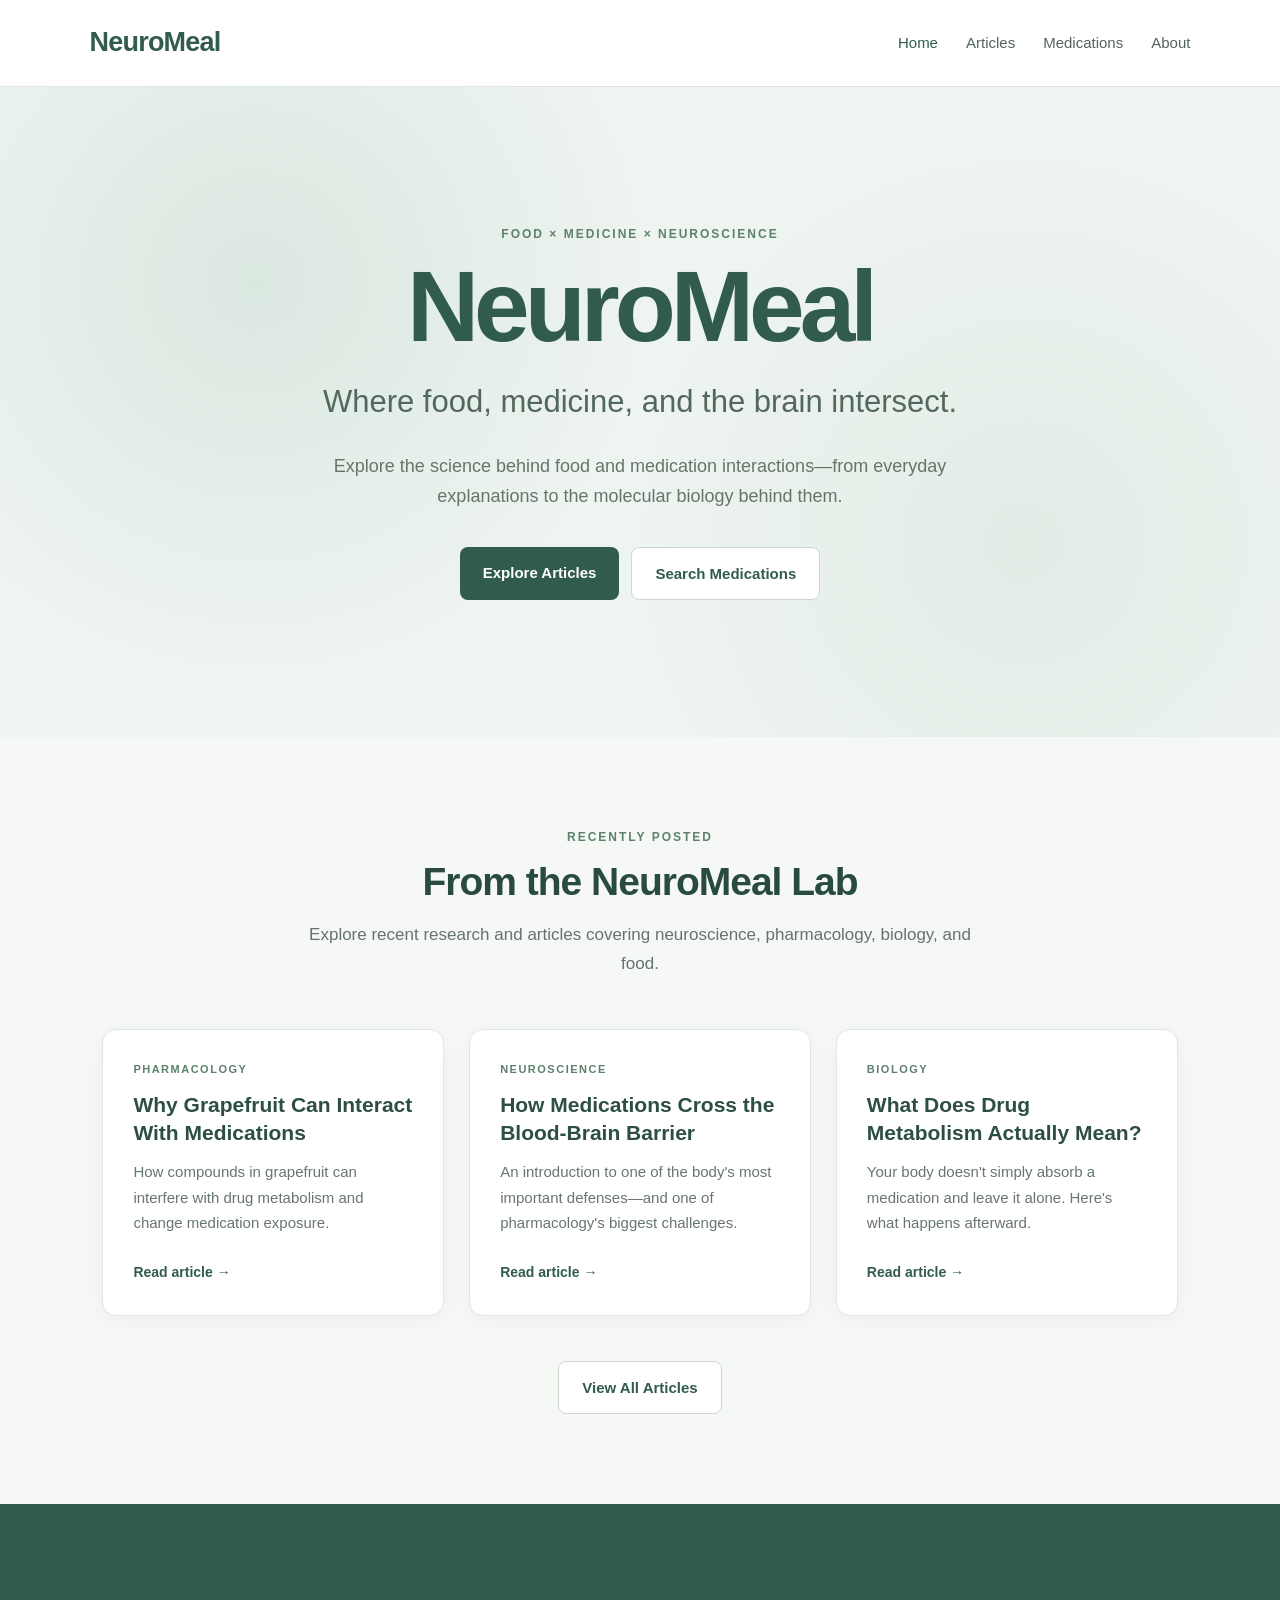
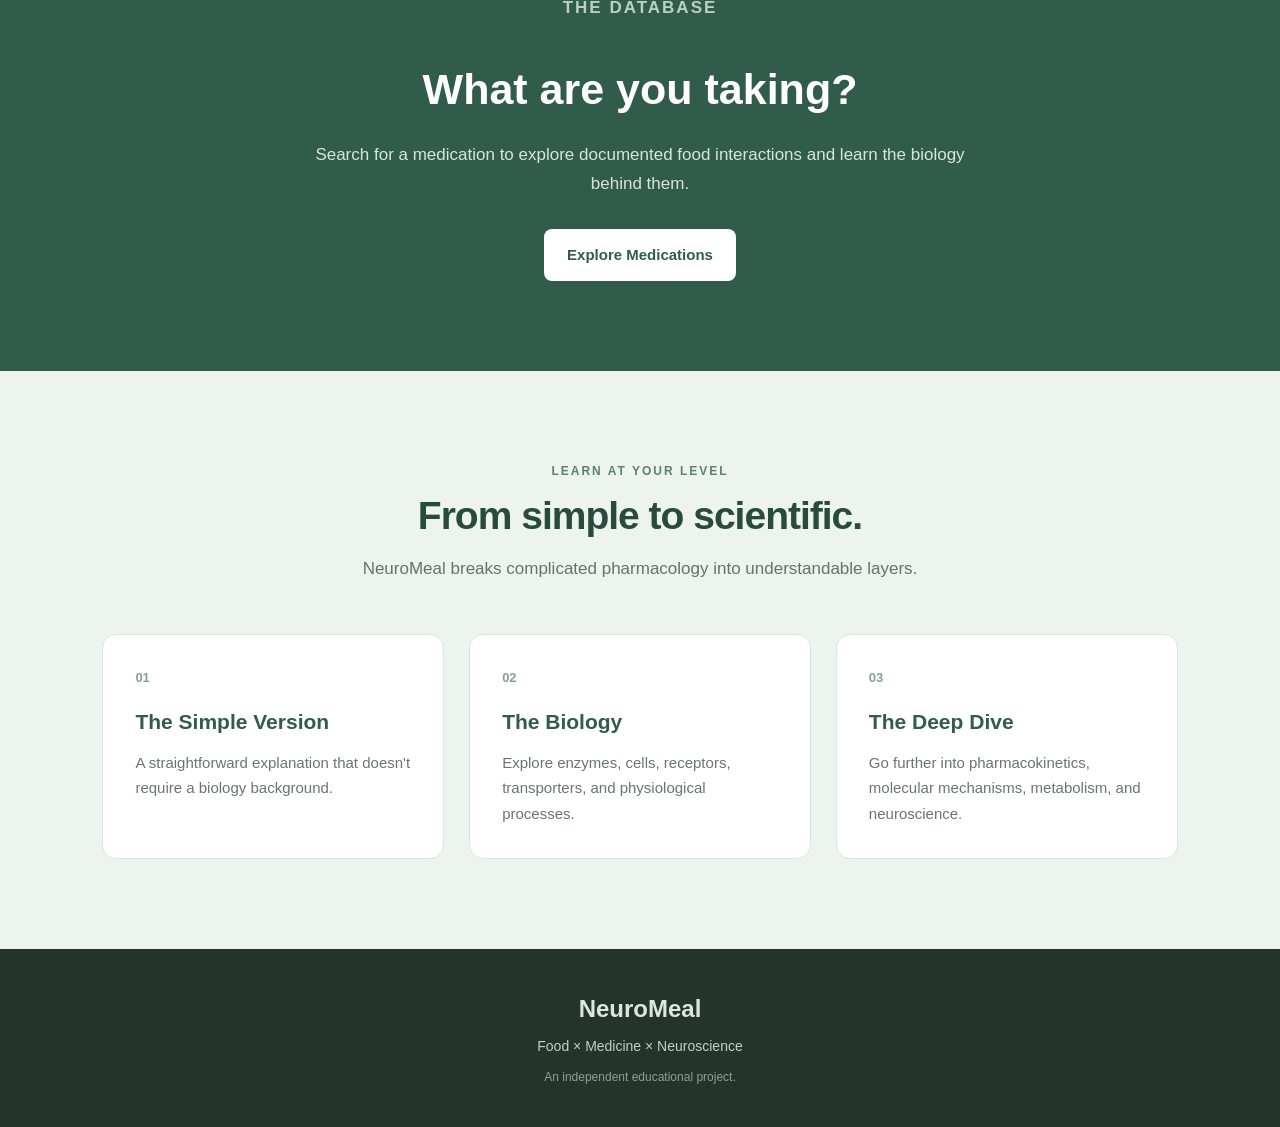
<file: index.html>
<!DOCTYPE html>
<html lang="en">
<head>
    <meta charset="UTF-8">
    <meta name="viewport" content="width=device-width, initial-scale=1.0">

    <title>NeuroMeal | Food, Medicine & the Brain</title>

    <link rel="stylesheet" href="style.css">
</head>

<body>

    <!-- NAVIGATION -->

    <header class="site-header">

        <a href="index.html" class="logo">
            NeuroMeal
        </a>

        <nav class="navigation">
            <a href="index.html" class="active">Home</a>
            <a href="articles.html">Articles</a>
            <a href="medications.html">Medications</a>
            <a href="about.html">About</a>
        </nav>

    </header>


    <!-- HERO -->

    <main>

        <section class="hero">

            <div class="hero-content">

                <p class="eyebrow">
                    FOOD × MEDICINE × NEUROSCIENCE
                </p>

                <h1>
                    NeuroMeal
                </h1>

                <h2>
                    Where food, medicine, and the brain intersect.
                </h2>

                <p class="hero-description">
                    Explore the science behind food and medication
                    interactions—from everyday explanations to the
                    molecular biology behind them.
                </p>

                <div class="hero-buttons">

                    <a href="articles.html" class="button primary-button">
                        Explore Articles
                    </a>

                    <a href="medications.html" class="button secondary-button">
                        Search Medications
                    </a>

                </div>

            </div>

        </section>


        <!-- RECENT ARTICLES -->

        <section class="articles-section">

            <div class="section-heading">

                <p class="eyebrow">
                    RECENTLY POSTED
                </p>

                <h2>
                    From the NeuroMeal Lab
                </h2>

                <p>
                    Explore recent research and articles covering
                    neuroscience, pharmacology, biology, and food.
                </p>

            </div>


            <div class="article-grid">


                <!-- ARTICLE 1 -->

                <article class="article-card">

                    <div class="article-category">
                        PHARMACOLOGY
                    </div>

                    <h3>
                        Why Grapefruit Can Interact With Medications
                    </h3>

                    <p>
                        How compounds in grapefruit can interfere with
                        drug metabolism and change medication exposure.
                    </p>

                    <a href="articles.html" class="read-more">
                        Read article →
                    </a>

                </article>


                <!-- ARTICLE 2 -->

                <article class="article-card">

                    <div class="article-category">
                        NEUROSCIENCE
                    </div>

                    <h3>
                        How Medications Cross the Blood-Brain Barrier
                    </h3>

                    <p>
                        An introduction to one of the body's most important
                        defenses—and one of pharmacology's biggest challenges.
                    </p>

                    <a href="articles.html" class="read-more">
                        Read article →
                    </a>

                </article>


                <!-- ARTICLE 3 -->

                <article class="article-card">

                    <div class="article-category">
                        BIOLOGY
                    </div>

                    <h3>
                        What Does Drug Metabolism Actually Mean?
                    </h3>

                    <p>
                        Your body doesn't simply absorb a medication and
                        leave it alone. Here's what happens afterward.
                    </p>

                    <a href="articles.html" class="read-more">
                        Read article →
                    </a>

                </article>


            </div>

            <div class="center-button">

                <a href="articles.html" class="button secondary-button">
                    View All Articles
                </a>

            </div>

        </section>


        <!-- MEDICATION DATABASE INTRO -->

        <section class="database-preview">

            <div class="database-content">

                <p class="eyebrow">
                    THE DATABASE
                </p>

                <h2>
                    What are you taking?
                </h2>

                <p>
                    Search for a medication to explore documented food
                    interactions and learn the biology behind them.
                </p>

                <a href="medications.html" class="button primary-button">
                    Explore Medications
                </a>

            </div>

        </section>


        <!-- EDUCATIONAL APPROACH -->

        <section class="levels-section">

            <div class="section-heading">

                <p class="eyebrow">
                    LEARN AT YOUR LEVEL
                </p>

                <h2>
                    From simple to scientific.
                </h2>

                <p>
                    NeuroMeal breaks complicated pharmacology into
                    understandable layers.
                </p>

            </div>


            <div class="level-grid">

                <div class="level-card">

                    <span class="level-number">01</span>

                    <h3>
                        The Simple Version
                    </h3>

                    <p>
                        A straightforward explanation that doesn't
                        require a biology background.
                    </p>

                </div>


                <div class="level-card">

                    <span class="level-number">02</span>

                    <h3>
                        The Biology
                    </h3>

                    <p>
                        Explore enzymes, cells, receptors, transporters,
                        and physiological processes.
                    </p>

                </div>


                <div class="level-card">

                    <span class="level-number">03</span>

                    <h3>
                        The Deep Dive
                    </h3>

                    <p>
                        Go further into pharmacokinetics, molecular
                        mechanisms, metabolism, and neuroscience.
                    </p>

                </div>

            </div>

        </section>

    </main>


    <!-- FOOTER -->

    <footer class="site-footer">

        <div class="footer-logo">
            NeuroMeal
        </div>

        <p>
            Food × Medicine × Neuroscience
        </p>

        <p class="footer-small">
            An independent educational project.
        </p>

    </footer>

</body>
</html>
</file>
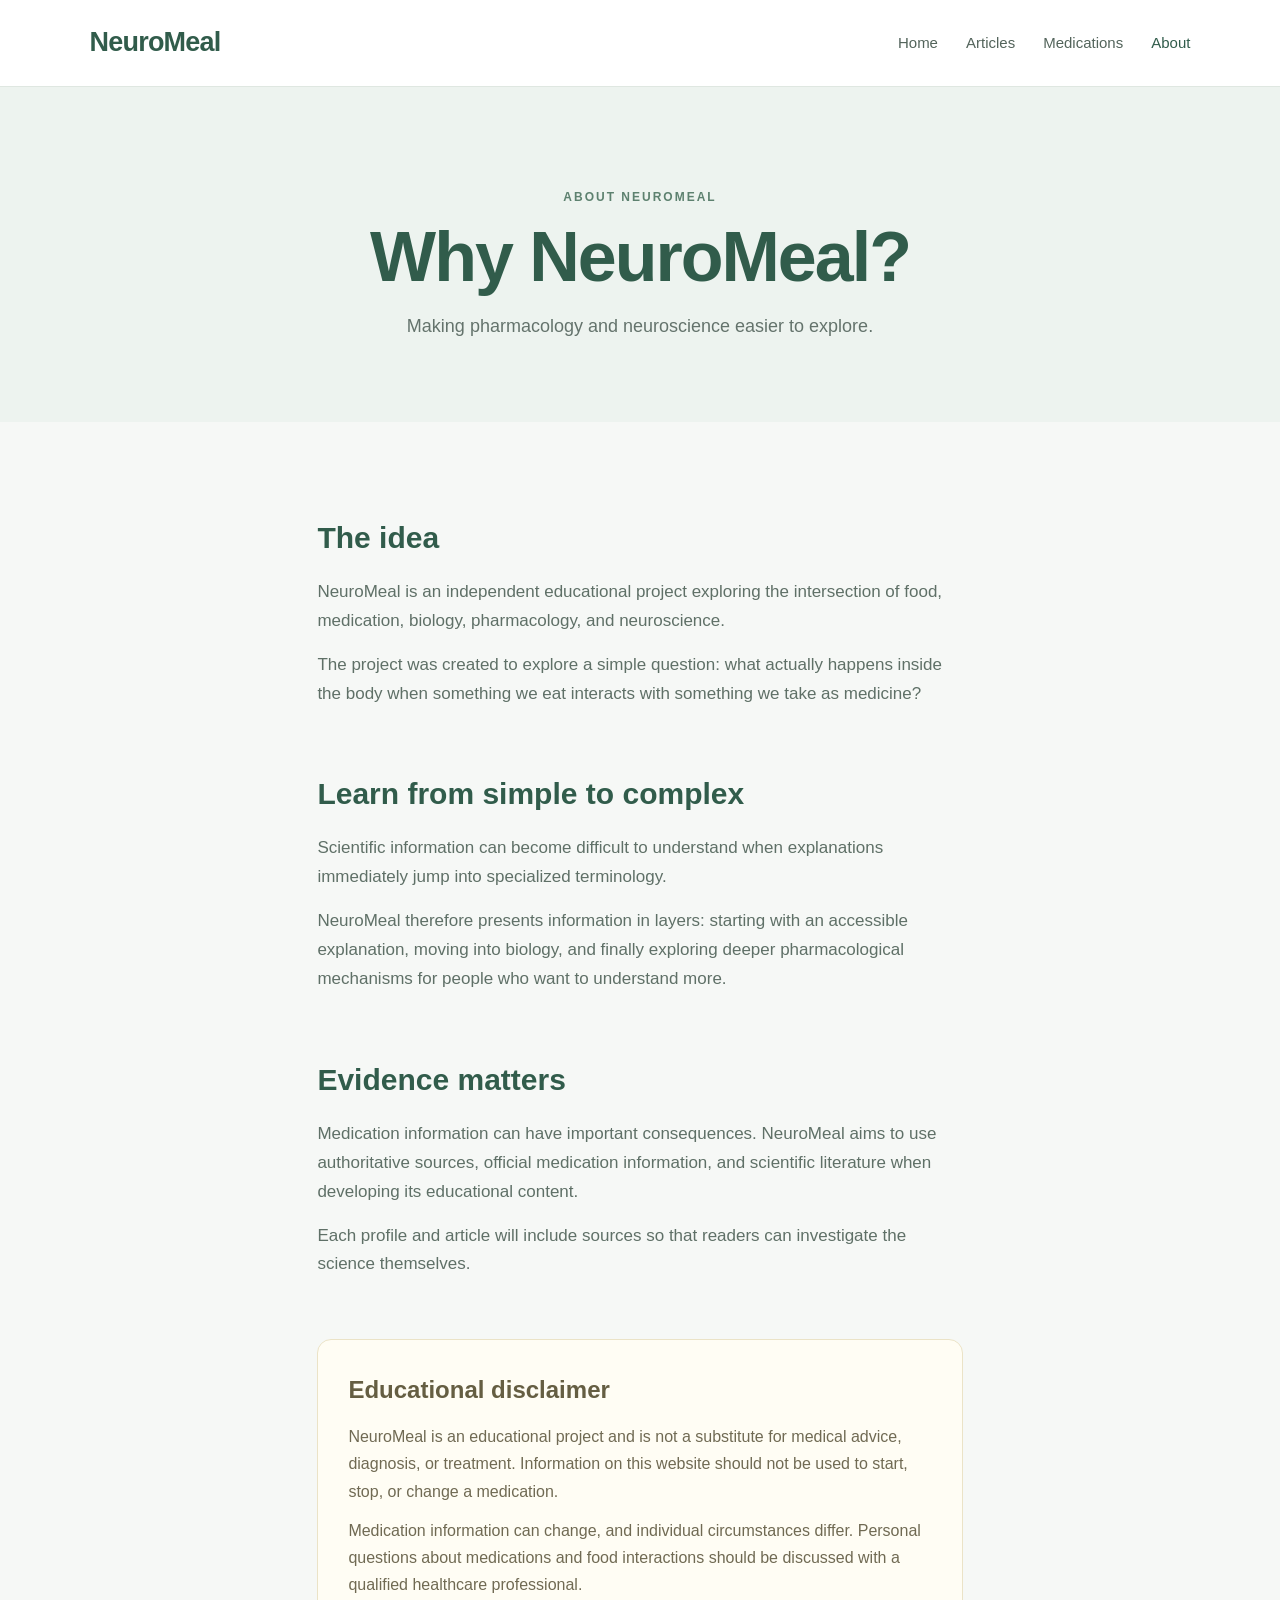
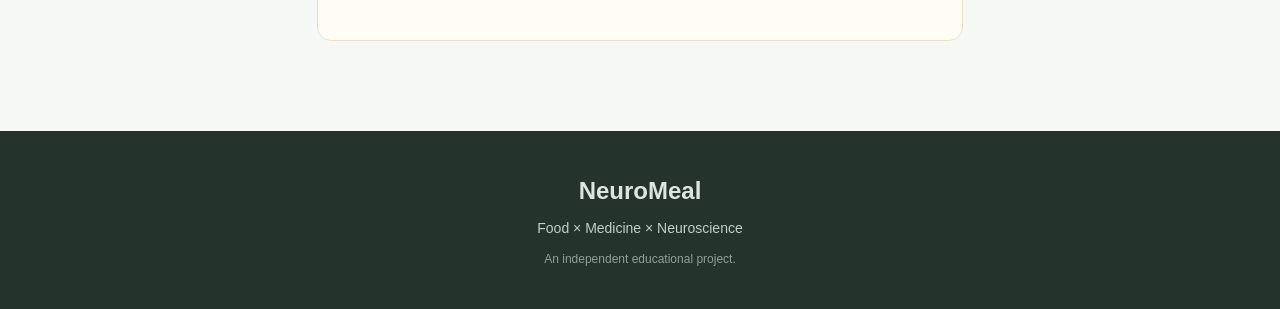
<file: about.html>
<!DOCTYPE html>
<html lang="en">

<head>

    <meta charset="UTF-8">
    <meta name="viewport" content="width=device-width, initial-scale=1.0">

    <title>About | NeuroMeal</title>

    <link rel="stylesheet" href="style.css">

</head>


<body>

    <!-- NAVIGATION -->

    <header class="site-header">

        <a href="index.html" class="logo">
            NeuroMeal
        </a>

        <nav class="navigation">

            <a href="index.html">
                Home
            </a>

            <a href="articles.html">
                Articles
            </a>

            <a href="medications.html">
                Medications
            </a>

            <a href="about.html" class="active">
                About
            </a>

        </nav>

    </header>


    <main>

        <section class="page-header">

            <p class="eyebrow">
                ABOUT NEUROMEAL
            </p>

            <h1>
                Why NeuroMeal?
            </h1>

            <p>
                Making pharmacology and neuroscience easier to explore.
            </p>

        </section>


        <section class="about-page">

            <div class="about-block">

                <h2>
                    The idea
                </h2>

                <p>
                    NeuroMeal is an independent educational project
                    exploring the intersection of food, medication,
                    biology, pharmacology, and neuroscience.
                </p>

                <p>
                    The project was created to explore a simple question:
                    what actually happens inside the body when something
                    we eat interacts with something we take as medicine?
                </p>

            </div>


            <div class="about-block">

                <h2>
                    Learn from simple to complex
                </h2>

                <p>
                    Scientific information can become difficult to
                    understand when explanations immediately jump into
                    specialized terminology.
                </p>

                <p>
                    NeuroMeal therefore presents information in layers:
                    starting with an accessible explanation, moving into
                    biology, and finally exploring deeper pharmacological
                    mechanisms for people who want to understand more.
                </p>

            </div>


            <div class="about-block">

                <h2>
                    Evidence matters
                </h2>

                <p>
                    Medication information can have important consequences.
                    NeuroMeal aims to use authoritative sources, official
                    medication information, and scientific literature when
                    developing its educational content.
                </p>

                <p>
                    Each profile and article will include sources so that
                    readers can investigate the science themselves.
                </p>

            </div>


            <div class="disclaimer-box">

                <h2>
                    Educational disclaimer
                </h2>

                <p>
                    NeuroMeal is an educational project and is not a
                    substitute for medical advice, diagnosis, or treatment.
                    Information on this website should not be used to
                    start, stop, or change a medication.
                </p>

                <p>
                    Medication information can change, and individual
                    circumstances differ. Personal questions about
                    medications and food interactions should be discussed
                    with a qualified healthcare professional.
                </p>

            </div>

        </section>

    </main>


    <footer class="site-footer">

        <div class="footer-logo">
            NeuroMeal
        </div>

        <p>
            Food × Medicine × Neuroscience
        </p>

        <p class="footer-small">
            An independent educational project.
        </p>

    </footer>

</body>
</html>
</file>
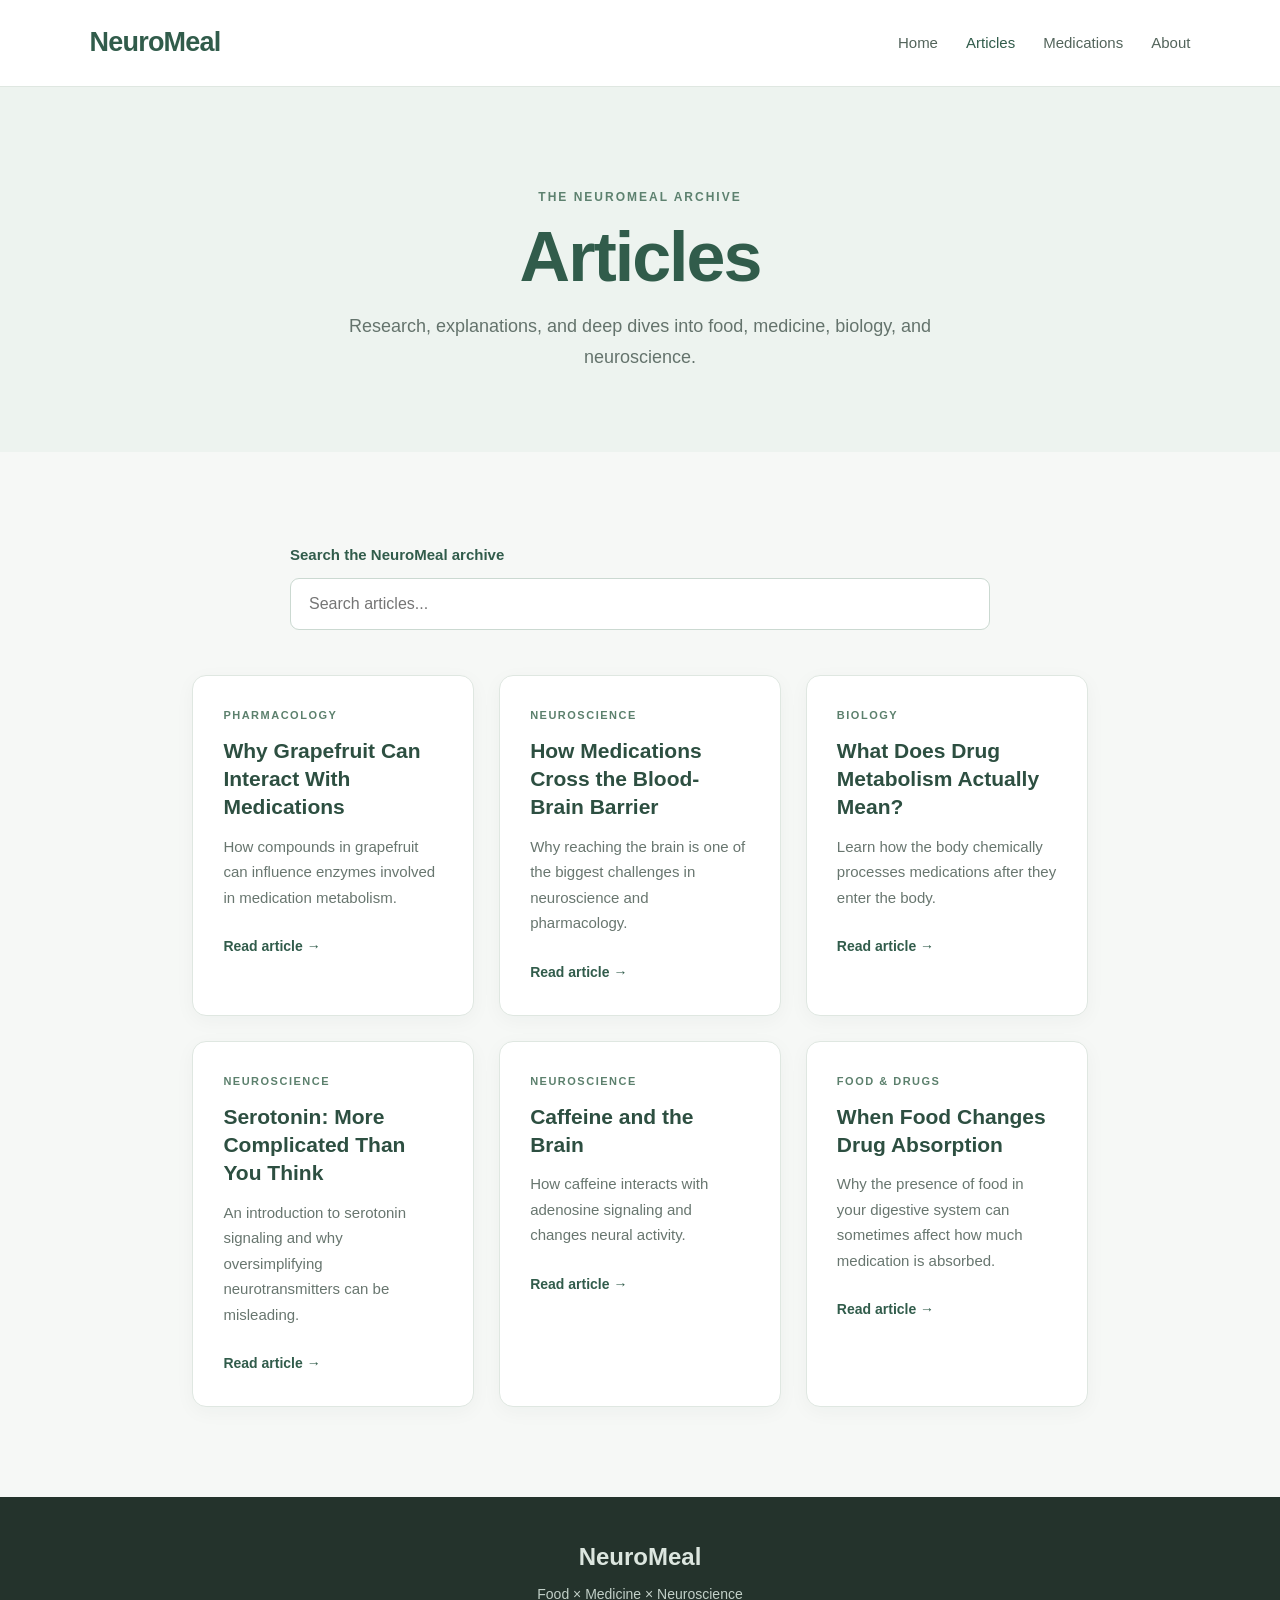
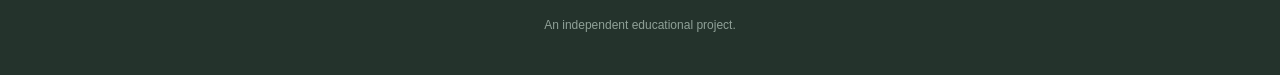
<file: articles.html>
<!DOCTYPE html>
<html lang="en">
<head>

    <meta charset="UTF-8">
    <meta name="viewport" content="width=device-width, initial-scale=1.0">

    <title>Articles | NeuroMeal</title>

    <link rel="stylesheet" href="style.css">

</head>


<body>

    <!-- NAVIGATION -->

    <header class="site-header">

        <a href="index.html" class="logo">
            NeuroMeal
        </a>

        <nav class="navigation">

            <a href="index.html">
                Home
            </a>

            <a href="articles.html" class="active">
                Articles
            </a>

            <a href="medications.html">
                Medications
            </a>

            <a href="about.html">
                About
            </a>

        </nav>

    </header>


    <main>

        <!-- PAGE HEADER -->

        <section class="page-header">

            <p class="eyebrow">
                THE NEUROMEAL ARCHIVE
            </p>

            <h1>
                Articles
            </h1>

            <p>
                Research, explanations, and deep dives into food,
                medicine, biology, and neuroscience.
            </p>

        </section>


        <!-- SEARCH -->

        <section class="article-library">

            <div class="search-container">

                <label for="articleSearch">
                    Search the NeuroMeal archive
                </label>

                <input
                    type="search"
                    id="articleSearch"
                    placeholder="Search articles..."
                >

            </div>


            <!-- ARTICLES -->

            <div class="article-grid" id="articleList">


                <article
                    class="article-card searchable-article"
                    data-search="grapefruit medications pharmacology metabolism cyp3a4 food drug interactions"
                >

                    <div class="article-category">
                        PHARMACOLOGY
                    </div>

                    <h3>
                        Why Grapefruit Can Interact With Medications
                    </h3>

                    <p>
                        How compounds in grapefruit can influence enzymes
                        involved in medication metabolism.
                    </p>

                    <a href="#" class="read-more">
                        Read article →
                    </a>

                </article>


                <article
                    class="article-card searchable-article"
                    data-search="blood brain barrier neuroscience medications brain pharmacology"
                >

                    <div class="article-category">
                        NEUROSCIENCE
                    </div>

                    <h3>
                        How Medications Cross the Blood-Brain Barrier
                    </h3>

                    <p>
                        Why reaching the brain is one of the biggest
                        challenges in neuroscience and pharmacology.
                    </p>

                    <a href="#" class="read-more">
                        Read article →
                    </a>

                </article>


                <article
                    class="article-card searchable-article"
                    data-search="drug metabolism pharmacology liver enzymes biology"
                >

                    <div class="article-category">
                        BIOLOGY
                    </div>

                    <h3>
                        What Does Drug Metabolism Actually Mean?
                    </h3>

                    <p>
                        Learn how the body chemically processes medications
                        after they enter the body.
                    </p>

                    <a href="#" class="read-more">
                        Read article →
                    </a>

                </article>


                <article
                    class="article-card searchable-article"
                    data-search="neurotransmitters serotonin antidepressants neuroscience brain"
                >

                    <div class="article-category">
                        NEUROSCIENCE
                    </div>

                    <h3>
                        Serotonin: More Complicated Than You Think
                    </h3>

                    <p>
                        An introduction to serotonin signaling and why
                        oversimplifying neurotransmitters can be misleading.
                    </p>

                    <a href="#" class="read-more">
                        Read article →
                    </a>

                </article>


                <article
                    class="article-card searchable-article"
                    data-search="caffeine medication stimulant adenosine neuroscience"
                >

                    <div class="article-category">
                        NEUROSCIENCE
                    </div>

                    <h3>
                        Caffeine and the Brain
                    </h3>

                    <p>
                        How caffeine interacts with adenosine signaling
                        and changes neural activity.
                    </p>

                    <a href="#" class="read-more">
                        Read article →
                    </a>

                </article>


                <article
                    class="article-card searchable-article"
                    data-search="calcium medication absorption food pharmacology"
                >

                    <div class="article-category">
                        FOOD & DRUGS
                    </div>

                    <h3>
                        When Food Changes Drug Absorption
                    </h3>

                    <p>
                        Why the presence of food in your digestive system
                        can sometimes affect how much medication is absorbed.
                    </p>

                    <a href="#" class="read-more">
                        Read article →
                    </a>

                </article>


            </div>


            <p id="noResults" class="no-results">
                No articles found. Try another search.
            </p>

        </section>

    </main>


    <!-- FOOTER -->

    <footer class="site-footer">

        <div class="footer-logo">
            NeuroMeal
        </div>

        <p>
            Food × Medicine × Neuroscience
        </p>

        <p class="footer-small">
            An independent educational project.
        </p>

    </footer>


    <!-- SEARCH SCRIPT -->

    <script>

        const searchInput =
            document.getElementById("articleSearch");

        const articles =
            document.querySelectorAll(".searchable-article");

        const noResults =
            document.getElementById("noResults");


        searchInput.addEventListener("input", function () {

            const searchTerm =
                searchInput.value.toLowerCase().trim();

            let visibleArticles = 0;


            articles.forEach(function (article) {

                const searchableText =
                    article.dataset.search.toLowerCase();

                if (searchableText.includes(searchTerm)) {

                    article.style.display = "block";

                    visibleArticles++;

                } else {

                    article.style.display = "none";

                }

            });


            if (visibleArticles === 0) {

                noResults.style.display = "block";

            } else {

                noResults.style.display = "none";

            }

        });

    </script>

</body>
</html>
</file>
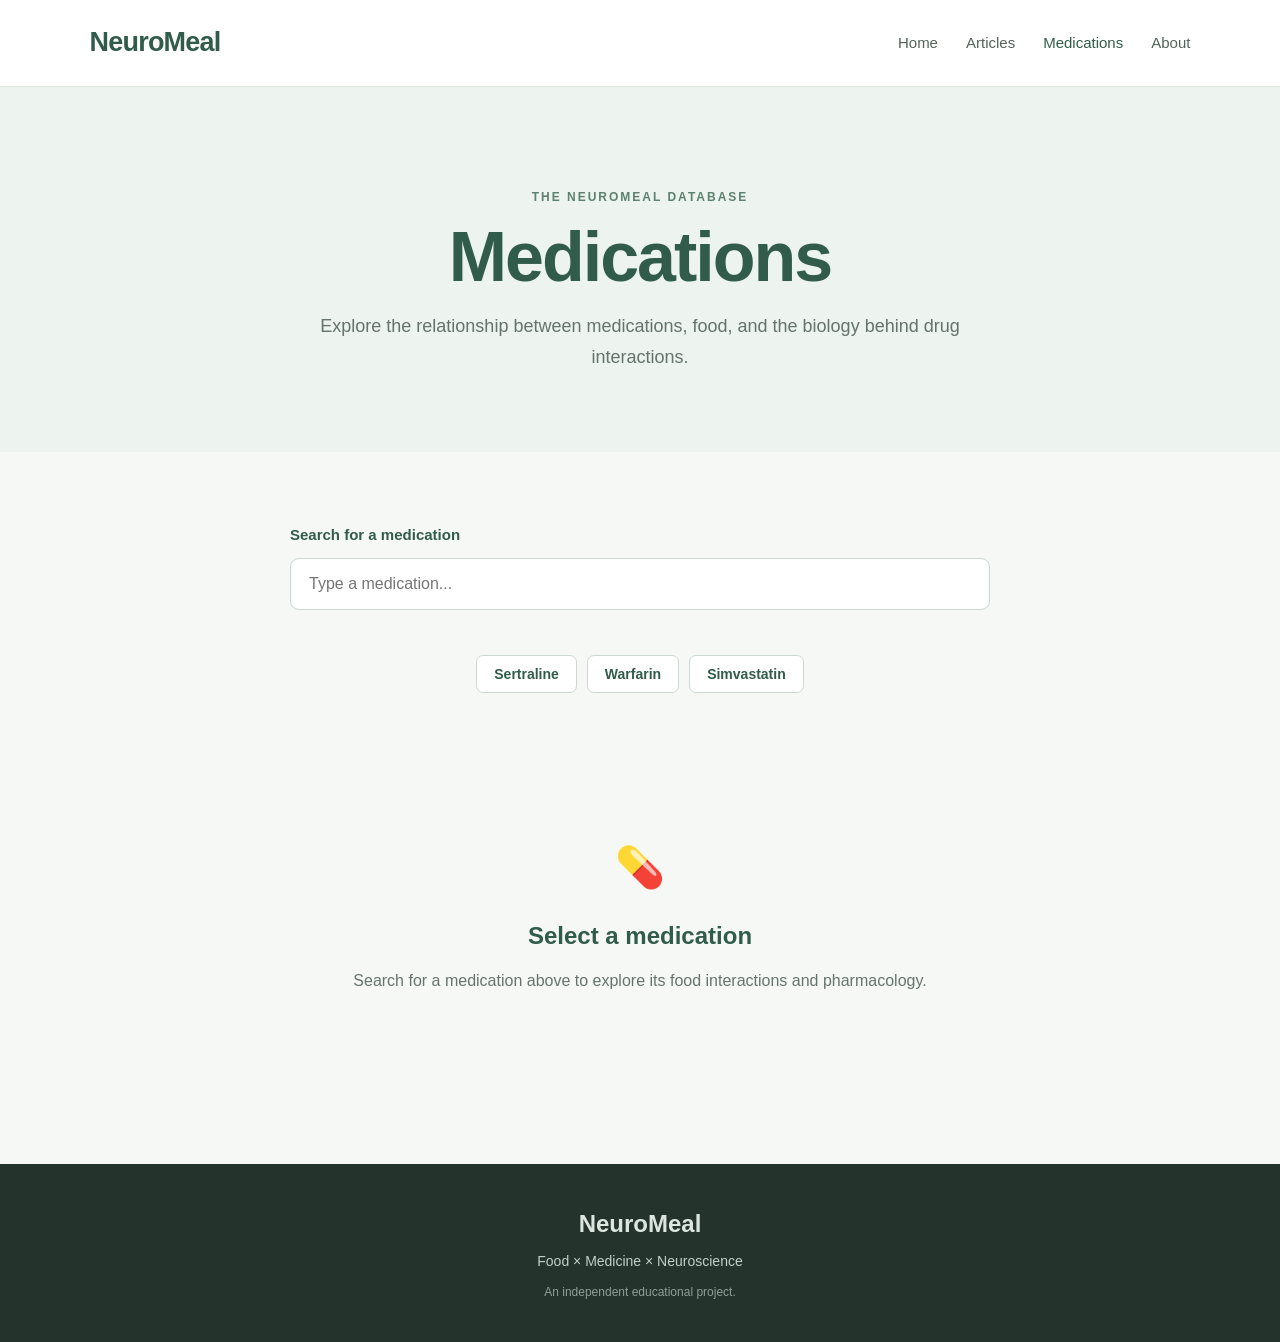
<file: medications.html>
<!DOCTYPE html>
<html lang="en">

<head>

    <meta charset="UTF-8">
    <meta name="viewport" content="width=device-width, initial-scale=1.0">

    <title>Medications | NeuroMeal</title>

    <link rel="stylesheet" href="style.css">

</head>


<body>

    <!-- NAVIGATION -->

    <header class="site-header">

        <a href="index.html" class="logo">
            NeuroMeal
        </a>

        <nav class="navigation">

            <a href="index.html">
                Home
            </a>

            <a href="articles.html">
                Articles
            </a>

            <a href="medications.html" class="active">
                Medications
            </a>

            <a href="about.html">
                About
            </a>

        </nav>

    </header>


    <main>

        <!-- PAGE HEADER -->

        <section class="page-header">

            <p class="eyebrow">
                THE NEUROMEAL DATABASE
            </p>

            <h1>
                Medications
            </h1>

            <p>
                Explore the relationship between medications, food,
                and the biology behind drug interactions.
            </p>

        </section>


        <!-- MEDICATION SEARCH -->

        <section class="medication-search">

            <div class="search-container">

                <label for="medicationSearch">
                    Search for a medication
                </label>

                <input
                    type="search"
                    id="medicationSearch"
                    placeholder="Type a medication..."
                >

            </div>


            <div class="medication-options">

                <button onclick="selectMedication('sertraline')">
                    Sertraline
                </button>

                <button onclick="selectMedication('warfarin')">
                    Warfarin
                </button>

                <button onclick="selectMedication('simvastatin')">
                    Simvastatin
                </button>

            </div>

        </section>


        <!-- RESULTS -->

        <section
            id="medicationResult"
            class="medication-result"
        >

            <div class="empty-state">

                <div class="empty-icon">
                    💊
                </div>

                <h2>
                    Select a medication
                </h2>

                <p>
                    Search for a medication above to explore its
                    food interactions and pharmacology.
                </p>

            </div>

        </section>

    </main>


    <!-- FOOTER -->

    <footer class="site-footer">

        <div class="footer-logo">
            NeuroMeal
        </div>

        <p>
            Food × Medicine × Neuroscience
        </p>

        <p class="footer-small">
            An independent educational project.
        </p>

    </footer>


    <!-- MEDICATION DATABASE -->

    <script>

        const medications = {

            sertraline: {

                name: "Sertraline",

                class: "SSRI antidepressant",

                simple:
                    "Sertraline is a medication that primarily works by increasing the availability of serotonin signaling in the brain.",

                food:
                    "Food can affect how some medications are absorbed, although the clinically important interactions for an individual medication depend on the medication and its labeling.",

                biology:
                    "Sertraline primarily affects serotonin signaling by inhibiting the serotonin transporter, which normally helps remove serotonin from the space between neurons.",

                deep:
                    "At the pharmacological level, sertraline acts primarily as a selective serotonin reuptake inhibitor. Its effects involve modulation of serotonin transporter activity and downstream changes in serotonergic signaling.",

                interactions:
                    "Specific food and medication considerations should be evaluated using current official medication information and authoritative sources."

            },


            warfarin: {

                name: "Warfarin",

                class: "Anticoagulant",

                simple:
                    "Warfarin reduces the body's ability to form blood clots by interfering with vitamin K-dependent clotting processes.",

                food:
                    "Foods containing vitamin K can affect warfarin therapy. Consistency in dietary vitamin K intake is important because changes can alter the medication's anticoagulant effect.",

                biology:
                    "Vitamin K is required for the production of several clotting factors. Warfarin interferes with vitamin K recycling, reducing the availability of active vitamin K for those processes.",

                deep:
                    "Warfarin inhibits vitamin K epoxide reductase complex subunit 1 (VKORC1), reducing regeneration of reduced vitamin K and consequently decreasing gamma-carboxylation of vitamin K-dependent coagulation factors.",

                interactions:
                    "Leafy green vegetables and other vitamin K-containing foods are particularly relevant to warfarin therapy. The appropriate dietary approach is individualized and should be discussed with a healthcare professional."

            },


            simvastatin: {

                name: "Simvastatin",

                class: "Statin",

                simple:
                    "Simvastatin helps lower cholesterol by reducing the liver's production of cholesterol.",

                food:
                    "Grapefruit and grapefruit juice can interact with certain medications that are metabolized through CYP3A4, including simvastatin.",

                biology:
                    "Grapefruit contains compounds that can inhibit intestinal CYP3A4. This enzyme normally contributes to the metabolism of certain medications before they reach systemic circulation.",

                deep:
                    "Inhibition of intestinal CYP3A4 can decrease presystemic metabolism of susceptible CYP3A4 substrates, potentially increasing systemic exposure. The magnitude of an interaction varies by medication and individual circumstances.",

                interactions:
                    "Grapefruit is a well-established food consideration for simvastatin. Always refer to current official medication labeling and a healthcare professional for personal guidance."

            }

        };


        const searchInput =
            document.getElementById("medicationSearch");

        const result =
            document.getElementById("medicationResult");


        function selectMedication(medicationKey) {

            const medication =
                medications[medicationKey];

            if (!medication) {
                return;
            }

            searchInput.value =
                medication.name;

            displayMedication(medication);

        }


        function displayMedication(medication) {

            result.innerHTML = `

                <div class="medication-header">

                    <p class="eyebrow">
                        MEDICATION PROFILE
                    </p>

                    <h2>
                        ${medication.name}
                    </h2>

                    <p class="medication-class">
                        ${medication.class}
                    </p>

                </div>


                <div class="information-level simple-level">

                    <span class="level-label">
                        01 · THE SIMPLE VERSION
                    </span>

                    <h3>
                        What does it do?
                    </h3>

                    <p>
                        ${medication.simple}
                    </p>

                </div>


                <div class="information-level">

                    <span class="level-label">
                        02 · FOOD & MEDICATION
                    </span>

                    <h3>
                        What about food?
                    </h3>

                    <p>
                        ${medication.food}
                    </p>

                </div>


                <div class="information-level">

                    <span class="level-label">
                        03 · THE BIOLOGY
                    </span>

                    <h3>
                        What's happening biologically?
                    </h3>

                    <p>
                        ${medication.biology}
                    </p>

                </div>


                <div class="information-level deep-level">

                    <span class="level-label">
                        04 · THE DEEP DIVE
                    </span>

                    <h3>
                        The pharmacology
                    </h3>

                    <p>
                        ${medication.deep}
                    </p>

                </div>


                <div class="interaction-note">

                    <h3>
                        Important considerations
                    </h3>

                    <p>
                        ${medication.interactions}
                    </p>

                </div>


                <div class="source-placeholder">

                    <h3>
                        📚 Sources
                    </h3>

                    <p>
                        Sources will be added to each medication profile
                        as the NeuroMeal database is researched and developed.
                    </p>

                </div>

            `;

        }


        searchInput.addEventListener("input", function () {

            const searchTerm =
                searchInput.value.toLowerCase().trim();

            const medicationKeys =
                Object.keys(medications);

            const matchingKey =
                medicationKeys.find(function (key) {

                    return medications[key]
                        .name
                        .toLowerCase()
                        .includes(searchTerm);

                });


            if (matchingKey) {

                displayMedication(
                    medications[matchingKey]
                );

            } else if (searchTerm === "") {

                result.innerHTML = `

                    <div class="empty-state">

                        <div class="empty-icon">
                            💊
                        </div>

                        <h2>
                            Select a medication
                        </h2>

                        <p>
                            Search for a medication above to explore
                            its food interactions and pharmacology.
                        </p>

                    </div>

                `;

            } else {

                result.innerHTML = `

                    <div class="empty-state">

                        <div class="empty-icon">
                            🔎
                        </div>

                        <h2>
                            Medication not found
                        </h2>

                        <p>
                            This medication isn't in the NeuroMeal
                            database yet.
                        </p>

                    </div>

                `;

            }

        });

    </script>

</body>
</html>
</file>
<file: style.css>
/* =========================================
   NEUROMEAL
   Global Styles
   ========================================= */


/* ---------- BASIC RESET ---------- */

* {
    box-sizing: border-box;
    margin: 0;
    padding: 0;
}


html {
    scroll-behavior: smooth;
}


body {
    font-family:
        -apple-system,
        BlinkMacSystemFont,
        "Segoe UI",
        Arial,
        sans-serif;

    background: #f6f8f6;

    color: #25342d;

    line-height: 1.7;
}


/* ---------- HEADER ---------- */

.site-header {
    width: 100%;

    padding: 20px 7%;

    display: flex;

    justify-content: space-between;

    align-items: center;

    background: rgba(255, 255, 255, 0.96);

    border-bottom: 1px solid #dfe7e1;

    position: sticky;

    top: 0;

    z-index: 100;
}


.logo {
    color: #315c4b;

    text-decoration: none;

    font-size: 27px;

    font-weight: 750;

    letter-spacing: -0.8px;
}


.navigation {
    display: flex;

    gap: 28px;
}


.navigation a {
    color: #53645b;

    text-decoration: none;

    font-size: 15px;

    font-weight: 500;

    transition: color 0.2s ease;
}


.navigation a:hover,
.navigation a.active {
    color: #315c4b;
}


/* ---------- GENERAL ---------- */

main {
    min-height: 70vh;
}


section {
    padding: 90px 8%;
}


.eyebrow {
    color: #5d816f;

    font-size: 12px;

    font-weight: 750;

    letter-spacing: 2px;

    margin-bottom: 12px;
}


.section-heading {
    max-width: 700px;

    margin: 0 auto 50px;

    text-align: center;
}


.section-heading h2 {
    color: #294b3e;

    font-size: 39px;

    line-height: 1.2;

    margin-bottom: 15px;

    letter-spacing: -1px;
}


.section-heading p:not(.eyebrow) {
    color: #64736c;

    font-size: 17px;
}


/* ---------- BUTTONS ---------- */

.button {
    display: inline-block;

    padding: 13px 23px;

    border-radius: 8px;

    text-decoration: none;

    font-weight: 650;

    font-size: 15px;

    transition:
        transform 0.2s ease,
        background 0.2s ease;
}


.button:hover {
    transform: translateY(-2px);
}


.primary-button {
    background: #315c4b;

    color: white;
}


.primary-button:hover {
    background: #264b3c;
}


.secondary-button {
    background: white;

    color: #315c4b;

    border: 1px solid #cbd9d1;
}


.secondary-button:hover {
    background: #edf3ef;
}


/* ---------- HERO ---------- */

.hero {
    min-height: 650px;

    display: flex;

    justify-content: center;

    align-items: center;

    text-align: center;

    background:
        radial-gradient(
            circle at 20% 30%,
            rgba(160, 194, 177, 0.25),
            transparent 35%
        ),

        radial-gradient(
            circle at 80% 70%,
            rgba(190, 211, 198, 0.25),
            transparent 35%
        ),

        #eef4f0;
}


.hero-content {
    max-width: 850px;
}


.hero h1 {
    font-size: clamp(60px, 10vw, 100px);

    color: #315c4b;

    letter-spacing: -5px;

    line-height: 1;

    margin-bottom: 20px;
}


.hero h2 {
    font-size: clamp(22px, 3vw, 31px);

    font-weight: 450;

    color: #52675d;

    margin-bottom: 22px;
}


.hero-description {
    max-width: 650px;

    margin: 0 auto 35px;

    color: #65756c;

    font-size: 18px;
}


.hero-buttons {
    display: flex;

    justify-content: center;

    gap: 12px;

    flex-wrap: wrap;
}


/* ---------- ARTICLES ---------- */

.articles-section {
    background: #f6f8f6;
}


.article-grid {
    max-width: 1150px;

    margin: auto;

    display: grid;

    grid-template-columns:
        repeat(3, 1fr);

    gap: 25px;
}


.article-card {
    background: white;

    border: 1px solid #dfe7e1;

    border-radius: 14px;

    padding: 30px;

    box-shadow:
        0 5px 20px rgba(30, 60, 45, 0.04);

    transition:
        transform 0.2s ease,
        box-shadow 0.2s ease;
}


.article-card:hover {
    transform: translateY(-4px);

    box-shadow:
        0 10px 30px rgba(30, 60, 45, 0.08);
}


.article-category {
    color: #5c806d;

    font-size: 11px;

    font-weight: 750;

    letter-spacing: 1.5px;

    margin-bottom: 12px;
}


.article-card h3 {
    color: #2d4f41;

    font-size: 21px;

    line-height: 1.35;

    margin-bottom: 12px;
}


.article-card p {
    color: #68766f;

    font-size: 15px;

    margin-bottom: 22px;
}


.read-more {
    color: #315c4b;

    text-decoration: none;

    font-size: 14px;

    font-weight: 700;
}


.read-more:hover {
    text-decoration: underline;
}


.center-button {
    text-align: center;

    margin-top: 45px;
}


/* ---------- DATABASE PREVIEW ---------- */

.database-preview {
    text-align: center;

    background: #315c4b;

    color: white;
}


.database-content {
    max-width: 700px;

    margin: auto;
}


.database-preview .eyebrow {
    color: #b9d1c4;
}


.database-preview h2 {
    font-size: 43px;

    margin-bottom: 15px;
}


.database-preview p {
    color: #d8e5de;

    font-size: 17px;

    margin-bottom: 30px;
}


.database-preview .primary-button {
    background: white;

    color: #315c4b;
}


/* ---------- LEARNING LEVELS ---------- */

.levels-section {
    background: #edf3ef;
}


.level-grid {
    max-width: 1100px;

    margin: auto;

    display: grid;

    grid-template-columns:
        repeat(3, 1fr);

    gap: 25px;
}


.level-card {
    background: white;

    padding: 32px;

    border-radius: 14px;

    border: 1px solid #dce6df;
}


.level-number {
    display: block;

    color: #80a493;

    font-size: 13px;

    font-weight: 800;

    margin-bottom: 15px;
}


.level-card h3 {
    color: #315c4b;

    font-size: 21px;

    margin-bottom: 10px;
}


.level-card p {
    color: #68766f;

    font-size: 15px;
}


/* ---------- PAGE HEADERS ---------- */

.page-header {
    text-align: center;

    background: #edf3ef;

    padding: 100px 8% 80px;
}


.page-header h1 {
    color: #315c4b;

    font-size: clamp(45px, 7vw, 70px);

    letter-spacing: -2px;

    line-height: 1.1;

    margin-bottom: 15px;
}


.page-header > p:last-child {
    color: #64736c;

    max-width: 650px;

    margin: auto;

    font-size: 18px;
}


/* ---------- SEARCH ---------- */

.article-library,
.medication-search {
    max-width: 1100px;

    margin: auto;
}


.search-container {
    max-width: 700px;

    margin: 0 auto 45px;
}


.search-container label {
    display: block;

    color: #315c4b;

    font-size: 15px;

    font-weight: 700;

    margin-bottom: 10px;
}


.search-container input {
    width: 100%;

    padding: 16px 18px;

    border: 1px solid #cbd9d1;

    border-radius: 9px;

    background: white;

    color: #25342d;

    font-size: 16px;

    outline: none;
}


.search-container input:focus {
    border-color: #6c9a84;

    box-shadow:
        0 0 0 3px rgba(108, 154, 132, 0.12);
}


.no-results {
    display: none;

    text-align: center;

    color: #68766f;

    margin-top: 40px;
}


/* ---------- MEDICATIONS ---------- */

.medication-search {
    padding-top: 70px;

    padding-bottom: 30px;
}


.medication-options {
    display: flex;

    justify-content: center;

    gap: 10px;

    flex-wrap: wrap;
}


.medication-options button {
    padding: 10px 17px;

    background: white;

    border: 1px solid #cbd9d1;

    color: #315c4b;

    border-radius: 7px;

    cursor: pointer;

    font-size: 14px;

    font-weight: 600;
}


.medication-options button:hover {
    background: #edf3ef;
}


.medication-result {
    max-width: 900px;

    margin: auto;

    padding-top: 40px;

    padding-bottom: 100px;
}


.empty-state {
    text-align: center;

    padding: 70px 20px;

    color: #65756c;
}


.empty-icon {
    font-size: 40px;

    margin-bottom: 15px;
}


.empty-state h2 {
    color: #315c4b;

    margin-bottom: 10px;
}


.medication-header {
    text-align: center;

    margin-bottom: 45px;
}


.medication-header h2 {
    font-size: 48px;

    color: #315c4b;

    line-height: 1.1;
}


.medication-class {
    color: #6c7c73;

    font-size: 16px;
}


.information-level {
    background: white;

    border: 1px solid #dce6df;

    border-radius: 14px;

    padding: 32px;

    margin-bottom: 20px;
}


.information-level h3 {
    color: #315c4b;

    font-size: 23px;

    margin-bottom: 12px;
}


.information-level p {
    color: #5f7067;
}


.level-label {
    display: block;

    color: #71917f;

    font-size: 11px;

    font-weight: 800;

    letter-spacing: 1.5px;

    margin-bottom: 9px;
}


.simple-level {
    border-left: 4px solid #7ea58f;
}


.deep-level {
    border-left: 4px solid #526d60;
}


.interaction-note {
    background: #fffdf4;

    border: 1px solid #ebe3c7;

    border-radius: 14px;

    padding: 30px;

    margin-top: 30px;
}


.interaction-note h3 {
    color: #655e42;

    margin-bottom: 10px;
}


.interaction-note p {
    color: #706a53;
}


.source-placeholder {
    margin-top: 35px;

    padding: 25px 0;

    border-top: 1px solid #dce6df;

    color: #66756d;
}


.source-placeholder h3 {
    color: #315c4b;

    margin-bottom: 8px;
}


/* ---------- ABOUT ---------- */

.about-page {
    max-width: 850px;

    margin: auto;
}


.about-block {
    margin-bottom: 60px;
}


.about-block h2 {
    color: #315c4b;

    font-size: 30px;

    margin-bottom: 15px;
}


.about-block p {
    color: #5f7067;

    margin-bottom: 15px;

    font-size: 17px;
}


.disclaimer-box {
    padding: 30px;

    background: #fffdf4;

    border: 1px solid #ebe3c7;

    border-radius: 14px;
}


.disclaimer-box h2 {
    color: #655e42;

    margin-bottom: 12px;
}


.disclaimer-box p {
    color: #706a53;

    margin-bottom: 12px;
}


/* ---------- FOOTER ---------- */

.site-footer {
    background: #24332c;

    color: #dce6df;

    text-align: center;

    padding: 40px 20px;
}


.footer-logo {
    font-size: 24px;

    font-weight: 750;

    margin-bottom: 5px;
}


.site-footer p {
    color: #c2d0c8;

    font-size: 14px;
}


.site-footer .footer-small {
    color: #8fa097;

    font-size: 12px;

    margin-top: 8px;
}


/* ---------- MOBILE ---------- */

@media (max-width: 800px) {

    .site-header {
        flex-direction: column;

        gap: 14px;

        padding: 18px 5%;
    }


    .navigation {
        gap: 16px;

        flex-wrap: wrap;

        justify-content: center;
    }


    .navigation a {
        font-size: 14px;
    }


    section {
        padding: 70px 6%;
    }


    .hero {
        min-height: 600px;
    }


    .hero h1 {
        letter-spacing: -3px;
    }


    .article-grid,
    .level-grid {
        grid-template-columns: 1fr;
    }


    .database-preview h2 {
        font-size: 35px;
    }


    .medication-header h2 {
        font-size: 38px;
    }

}
</file>
